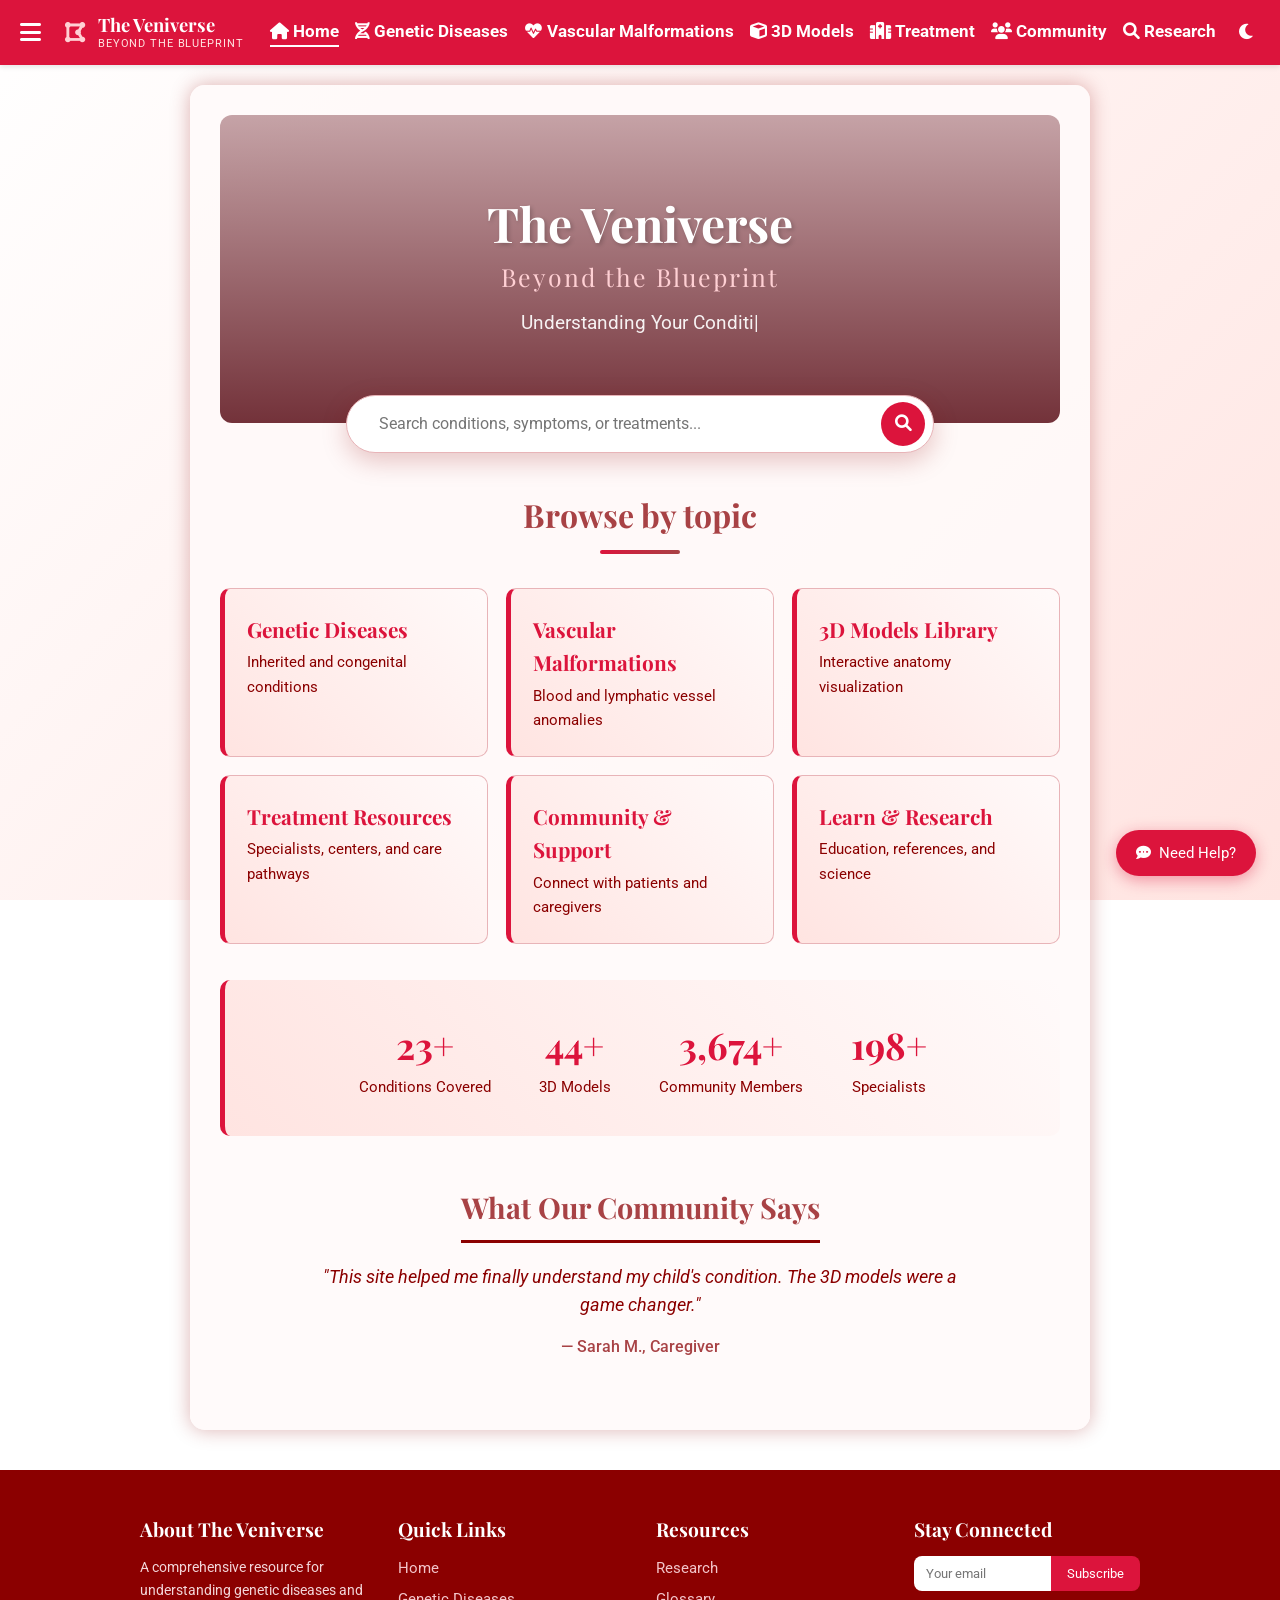
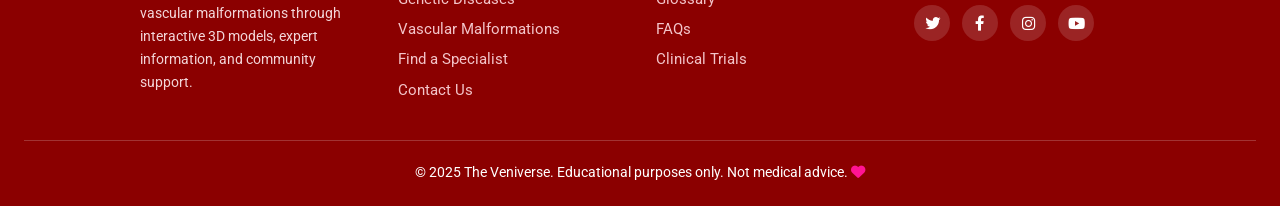
<file: index.html>
<!DOCTYPE html>
<html lang="en">

<head>
    <meta charset="UTF-8" />
    <meta name="viewport" content="width=device-width, initial-scale=1" />
    <title>The Veniverse — Beyond the Blueprint</title>

    <!-- Fonts and icons -->
    <link rel="preconnect" href="https://fonts.googleapis.com" />
    <link rel="preconnect" href="https://fonts.gstatic.com" crossorigin />
    <link href="https://fonts.googleapis.com/css2?family=Playfair+Display:wght@700&family=Roboto:wght@300;400;500&display=swap" rel="stylesheet" />
    <link rel="stylesheet" href="https://cdnjs.cloudflare.com/ajax/libs/font-awesome/6.0.0/css/all.min.css" />

    <!-- Site styles -->
    <link rel="stylesheet" href="style.css" />
</head>

<body>

    <a href="#mainContent" class="skip-link">Skip to main content</a>
    <div id="progressBar"></div>
    <div class="toast" id="toast"></div>


    <!-- ========== SIDEBAR (opened by the three-line button) ========== -->
    <div id="menuOverlay" onclick="toggleMenu(false)"></div>

    <aside id="menuDrawer" aria-label="Site menu" aria-hidden="true">
        <button type="button" class="menu-close" onclick="toggleMenu(false)" aria-label="Close menu">
            <i class="fas fa-times"></i>
        </button>

        <a href="#" class="menu-link" onclick="openCondition('home');return false">Home</a>

        <div class="menu-group">
            <button type="button" class="menu-group-btn" onclick="toggleMenuGroup(this)" aria-expanded="false">
                <span>Klippel-Trenaunay Syndrome</span>
                <i class="fas fa-caret-down menu-caret"></i>
            </button>
            <div class="menu-sub">
                <a href="#" onclick="openCondition('combined','overview');return false">Overview</a>
                <a href="#" onclick="openCondition('combined','symptoms');return false">Symptoms</a>
                <a href="#" onclick="openCondition('combined','causes');return false">Causes</a>
                <a href="#" onclick="openCondition('combined','diagnosis');return false">Diagnosis</a>
                <a href="#" onclick="openCondition('combined','treatment');return false">Treatment</a>
            </div>
        </div>

        <div class="menu-group">
            <button type="button" class="menu-group-btn" onclick="toggleMenuGroup(this)" aria-expanded="false">
                <span>Marfan Syndrome</span>
                <i class="fas fa-caret-down menu-caret"></i>
            </button>
            <div class="menu-sub">
                <a href="#" onclick="openCondition('singlegene-marfan','overview');return false">Overview</a>
                <a href="#" onclick="openCondition('singlegene-marfan','symptoms');return false">Symptoms</a>
                <a href="#" onclick="openCondition('singlegene-marfan','causes');return false">Causes</a>
                <a href="#" onclick="openCondition('singlegene-marfan','diagnosis');return false">Diagnosis</a>
                <a href="#" onclick="openCondition('singlegene-marfan','treatment');return false">Treatment</a>
            </div>
        </div>

        <div class="menu-group">
            <button type="button" class="menu-group-btn" onclick="toggleMenuGroup(this)" aria-expanded="false">
                <span>Ehlers-Danlos Syndrome</span>
                <i class="fas fa-caret-down menu-caret"></i>
            </button>
            <div class="menu-sub">
                <a href="#" onclick="openCondition('singlegene-eds','overview');return false">Overview</a>
                <a href="#" onclick="openCondition('singlegene-eds','symptoms');return false">Symptoms</a>
                <a href="#" onclick="openCondition('singlegene-eds','causes');return false">Causes</a>
                <a href="#" onclick="openCondition('singlegene-eds','diagnosis');return false">Diagnosis</a>
                <a href="#" onclick="openCondition('singlegene-eds','treatment');return false">Treatment</a>
            </div>
        </div>

        <div class="menu-group">
            <button type="button" class="menu-group-btn" onclick="toggleMenuGroup(this)" aria-expanded="false">
                <span>Arteriovenous Malformations</span>
                <i class="fas fa-caret-down menu-caret"></i>
            </button>
            <div class="menu-sub">
                <a href="#" onclick="openCondition('avms','overview');return false">Overview</a>
                <a href="#" onclick="openCondition('avms','symptoms');return false">Symptoms</a>
                <a href="#" onclick="openCondition('avms','causes');return false">Causes</a>
                <a href="#" onclick="openCondition('avms','diagnosis');return false">Diagnosis</a>
                <a href="#" onclick="openCondition('avms','treatment');return false">Treatment</a>
            </div>
        </div>

        <div class="menu-divider"></div>

        <div class="menu-group">
            <button type="button" class="menu-group-btn" onclick="toggleMenuGroup(this)" aria-expanded="false">
                <span>Genetic Diseases</span>
                <i class="fas fa-caret-down menu-caret"></i>
            </button>
            <div class="menu-sub">
                <a href="#" onclick="openCondition('chromosomal');return false">Chromosomal Disorders</a>
                <a href="#" onclick="openCondition('singlegene');return false">Single-Gene Disorders</a>
                <a href="#" onclick="openCondition('multifactorial');return false">Multifactorial / Complex</a>
                <a href="#" onclick="openCondition('mitochondrial');return false">Mitochondrial Disorders</a>
            </div>
        </div>

        <div class="menu-group">
            <button type="button" class="menu-group-btn" onclick="toggleMenuGroup(this)" aria-expanded="false">
                <span>Vascular Malformations</span>
                <i class="fas fa-caret-down menu-caret"></i>
            </button>
            <div class="menu-sub">
                <a href="#" onclick="openCondition('avms');return false">Arteriovenous Malformations</a>
                <a href="#" onclick="openCondition('venous');return false">Venous Malformations</a>
                <a href="#" onclick="openCondition('lymphatic');return false">Lymphatic Malformations</a>
                <a href="#" onclick="openCondition('capillary');return false">Capillary Malformations</a>
                <a href="#" onclick="openCondition('combined');return false">Combined / Complex</a>
            </div>
        </div>

        <div class="menu-group">
            <button type="button" class="menu-group-btn" onclick="toggleMenuGroup(this)" aria-expanded="false">
                <span>3D Models Library</span>
                <i class="fas fa-caret-down menu-caret"></i>
            </button>
            <div class="menu-sub">
                <a href="#" onclick="openCondition('bycondition');return false">By Condition Type</a>
                <a href="#" onclick="openCondition('bybody');return false">By Body System</a>
                <a href="#" onclick="openCondition('viewer');return false">Interactive Viewer</a>
            </div>
        </div>

        <div class="menu-group">
            <button type="button" class="menu-group-btn" onclick="toggleMenuGroup(this)" aria-expanded="false">
                <span>Treatment Resources</span>
                <i class="fas fa-caret-down menu-caret"></i>
            </button>
            <div class="menu-sub">
                <a href="#" onclick="openCondition('specialists');return false">Specialist Directory</a>
                <a href="#" onclick="openCondition('centers');return false">Treatment Centers</a>
                <a href="#" onclick="openCondition('therapies');return false">Options &amp; Therapies</a>
                <a href="#" onclick="openCondition('trials');return false">Clinical Trials</a>
                <a href="#" onclick="openCondition('insurance');return false">Insurance &amp; Financial</a>
            </div>
        </div>

        <div class="menu-group">
            <button type="button" class="menu-group-btn" onclick="toggleMenuGroup(this)" aria-expanded="false">
                <span>Community &amp; Support</span>
                <i class="fas fa-caret-down menu-caret"></i>
            </button>
            <div class="menu-sub">
                <a href="#" onclick="openCondition('forums');return false">Patient Forums</a>
                <a href="#" onclick="openCondition('caregiver');return false">Caregiver Groups</a>
                <a href="#" onclick="openCondition('stories');return false">Stories &amp; Testimonials</a>
                <a href="#" onclick="openCondition('events');return false">Events &amp; Webinars</a>
            </div>
        </div>

        <div class="menu-group">
            <button type="button" class="menu-group-btn" onclick="toggleMenuGroup(this)" aria-expanded="false">
                <span>Learn &amp; Research</span>
                <i class="fas fa-caret-down menu-caret"></i>
            </button>
            <div class="menu-sub">
                <a href="#" onclick="openCondition('publications');return false">Research &amp; Publications</a>
                <a href="#" onclick="openCondition('articles');return false">Educational Articles</a>
                <a href="#" onclick="openCondition('glossary');return false">Glossary of Terms</a>
                <a href="#" onclick="openCondition('faqs');return false">FAQs</a>
            </div>
        </div>

        <div class="menu-divider"></div>

        <a href="#" class="menu-link" onclick="openCondition('contact');return false">Contact</a>
    </aside>


    <!-- ========== TOP NAVIGATION BAR ========== -->
    <header id="topNav">
        <button type="button" class="menu-toggle" id="menuToggle" onclick="toggleMenu()"
                aria-label="Open menu" aria-expanded="false" aria-controls="menuDrawer">
            <i class="fas fa-bars"></i>
        </button>

        <a href="#" class="site-brand" onclick="loadPage('home');return false" aria-label="The Veniverse home">
            <i class="fas fa-draw-polygon" aria-hidden="true"></i>
            <span class="site-brand-name">The Veniverse</span>
            <span class="site-brand-tagline">Beyond the Blueprint</span>
        </a>

        <div class="nav-links">
            <a href="#" onclick="loadPage('home');return false" class="active" data-nav="home"><i class="fas fa-home"></i> Home</a>
            <a href="#" onclick="showCat('genetic');return false" data-nav="genetic"><i class="fas fa-dna"></i> Genetic Diseases</a>
            <a href="#" onclick="showCat('vascular');return false" data-nav="vascular"><i class="fas fa-heartbeat"></i> Vascular Malformations</a>
            <a href="#" onclick="showCat('3d');return false" data-nav="3d"><i class="fas fa-cube"></i> 3D Models</a>
            <a href="#" onclick="showCat('treatment');return false" data-nav="treatment"><i class="fas fa-hospital"></i> Treatment</a>
            <a href="#" onclick="showCat('community');return false" data-nav="community"><i class="fas fa-users"></i> Community</a>
            <a href="#" onclick="showCat('learn');return false" data-nav="learn"><i class="fas fa-search"></i> Research</a>
        </div>

        <div class="nav-right">
            <button type="button" class="nav-btn" onclick="toggleDark()" aria-label="Toggle dark mode">
                <i class="fas fa-moon" id="darkIcon"></i>
            </button>
        </div>
    </header>


    <!-- ========== PAGE CARD ========== -->
    <main id="mainContent" class="container">

        <!-- ===== HOME PAGE (always in index.html) ===== -->
        <div id="page-home">

            <section class="hero">
                <div class="hero-content">
                    <h1>The Veniverse</h1>
                    <p class="hero-kicker">Beyond the Blueprint</p>
                    <p class="typed-text" id="typedText"></p>
                </div>
            </section>

            <div class="search-section">
                <form class="search-wrap" id="searchForm" role="search" onsubmit="submitSearch(event)">
                    <input type="search" id="searchInput" oninput="handleSearch()"
                           placeholder="Search conditions, symptoms, or treatments..."
                           aria-label="Search conditions" aria-controls="searchSuggest" autocomplete="off" />
                    <button type="submit" aria-label="Search"><i class="fas fa-search"></i></button>
                </form>
                <div class="search-suggest" id="searchSuggest"></div>
            </div>

            <h2 class="section-title">Browse by topic</h2>

            <div class="categories">
                <div class="cat-card" onclick="showCat('genetic')">
                    <h3>Genetic Diseases</h3>
                    <p>Inherited and congenital conditions</p>
                </div>
                <div class="cat-card" onclick="showCat('vascular')">
                    <h3>Vascular Malformations</h3>
                    <p>Blood and lymphatic vessel anomalies</p>
                </div>
                <div class="cat-card" onclick="showCat('3d')">
                    <h3>3D Models Library</h3>
                    <p>Interactive anatomy visualization</p>
                </div>
                <div class="cat-card" onclick="showCat('treatment')">
                    <h3>Treatment Resources</h3>
                    <p>Specialists, centers, and care pathways</p>
                </div>
                <div class="cat-card" onclick="showCat('community')">
                    <h3>Community &amp; Support</h3>
                    <p>Connect with patients and caregivers</p>
                </div>
                <div class="cat-card" onclick="showCat('learn')">
                    <h3>Learn &amp; Research</h3>
                    <p>Education, references, and science</p>
                </div>
            </div>

            <section class="stats" id="statsSection">
                <div class="stat"><div class="num" data-target="50">0</div><div class="label">Conditions Covered</div></div>
                <div class="stat"><div class="num" data-target="100">0</div><div class="label">3D Models</div></div>
                <div class="stat"><div class="num" data-target="10000">0</div><div class="label">Community Members</div></div>
                <div class="stat"><div class="num" data-target="500">0</div><div class="label">Specialists</div></div>
            </section>

            <section class="testimonials">
                <h2>What Our Community Says</h2>

                <div class="testimonial-slide active">
                    <p>"This site helped me finally understand my child's condition. The 3D models were a game changer."</p>
                    <div class="author">— Sarah M., Caregiver</div>
                </div>
                <div class="testimonial-slide">
                    <p>"I found a specialist within days of using the treatment directory. I wish I'd found this sooner."</p>
                    <div class="author">— James R., Patient</div>
                </div>
                <div class="testimonial-slide">
                    <p>"The community forum made me feel less alone. Connecting with others who understand is invaluable."</p>
                    <div class="author">— Maria L., Parent</div>
                </div>
            </section>

        </div>

        <!-- ===== DYNAMIC PAGES LOAD HERE ===== -->
        <div id="page-content"></div>

        <!-- ===== CONTACT (shown on demand) ===== -->
        <section class="contact-section" id="contact" style="display:none">
            <h2>Get in Touch</h2>

            <form onsubmit="sendContactEmail(event)">
                <div class="form-group">
                    <input type="text" id="cName" placeholder=" " required />
                    <label for="cName">Your Name</label>
                </div>

                <div class="form-group">
                    <input type="email" id="cEmail" placeholder=" " required />
                    <label for="cEmail">Your Email</label>
                </div>

                <div class="form-group">
                    <select id="cSubject" required>
                        <option value="" disabled selected></option>
                        <option>General Inquiry</option>
                        <option>Report an Issue</option>
                        <option>Suggest a Condition</option>
                        <option>Partnership</option>
                    </select>
                    <label for="cSubject">Subject</label>
                </div>

                <div class="form-group">
                    <textarea id="cMsg" placeholder=" " required></textarea>
                    <label for="cMsg">Your Message</label>
                </div>

                <button type="submit" class="submit-btn">
                    Open Email to Send <i class="fas fa-paper-plane"></i>
                </button>
                <p class="contact-email-note">Your email app will open with the message ready. Review it and press Send there.</p>
            </form>
        </section>

    </main>


    <!-- ========== FOOTER ========== -->
    <footer>
        <div class="footer-grid">

            <div class="footer-col">
                <h4>About The Veniverse</h4>
                <p>A comprehensive resource for understanding genetic diseases and vascular malformations through interactive 3D models, expert information, and community support.</p>
            </div>

            <div class="footer-col">
                <h4>Quick Links</h4>
                <a href="#" onclick="loadPage('home');return false">Home</a>
                <a href="#" onclick="showCat('genetic');return false">Genetic Diseases</a>
                <a href="#" onclick="showCat('vascular');return false">Vascular Malformations</a>
                <a href="#" onclick="loadPage('specialists');return false">Find a Specialist</a>
                <a href="#" onclick="loadPage('contact');return false">Contact Us</a>
            </div>

            <div class="footer-col">
                <h4>Resources</h4>
                <a href="#" onclick="loadPage('publications');return false">Research</a>
                <a href="#" onclick="loadPage('glossary');return false">Glossary</a>
                <a href="#" onclick="loadPage('faqs');return false">FAQs</a>
                <a href="#" onclick="loadPage('trials');return false">Clinical Trials</a>
            </div>

            <div class="footer-col">
                <h4>Stay Connected</h4>
                <div class="newsletter-input">
                    <input type="email" placeholder="Your email" aria-label="Email for newsletter" />
                    <button type="button" onclick="showToast('Subscribed!')">Subscribe</button>
                </div>
                <div class="social-icons">
                    <a href="#" aria-label="Twitter"><i class="fab fa-twitter"></i></a>
                    <a href="#" aria-label="Facebook"><i class="fab fa-facebook-f"></i></a>
                    <a href="#" aria-label="Instagram"><i class="fab fa-instagram"></i></a>
                    <a href="#" aria-label="YouTube"><i class="fab fa-youtube"></i></a>
                </div>
            </div>

        </div>

        <div class="footer-bottom">
            &copy; 2025 The Veniverse. Educational purposes only. Not medical advice.
            <i class="fas fa-heart" style="color: #ff1493;"></i>
        </div>
    </footer>


    <!-- ========== FLOATING BUTTONS ========== -->
    <button type="button" id="backToTop" aria-label="Back to top"
            onclick="window.scrollTo({top:0,behavior:'smooth'})">
        <i class="fas fa-arrow-up"></i>
    </button>

    <button type="button" id="chatBubble">
        <i class="fas fa-comment-dots"></i> Need Help?
    </button>

    <script src="app.js"></script>
</body>

</html>
</file>
<file: style.css>
/* ===== COLORS (crimson / dark red palette) ===== */
:root {
    --crimson: #dc143c;
    --maroon: #8b0000;
    --rose: #A84245;
    --mist: #ffe4e1;
    --page-bg: linear-gradient(135deg, #ffffff 0%, #ffe4e1 100%);
    --card-bg: rgba(255,250,250,0.92);
    --text: #8b0000;
    --h1-color: #dc143c;
    --h2-color: #A84245;
    --link: #A84245;
    --soft-bg: linear-gradient(45deg, #ffe4e1, #fffafa);
    --soft-solid: #fdeeed;
    --line: #e8b4b8;
    --field-bg: #ffffff;
    --shadow: 0 0 20px rgba(139,0,0,0.3);
    --menu-bg: #ffffff;
    --menu-text: #1a1a1a;
    --menu-muted: #666666;
    --menu-line: #e6e6e6;
}

body.dark-mode {
    --page-bg: linear-gradient(135deg, #1a0d10 0%, #2b1318 100%);
    --card-bg: rgba(38,20,24,0.94);
    --text: #f3d6d9;
    --h1-color: #ff6b81;
    --h2-color: #e58a93;
    --link: #ff9aa5;
    --soft-bg: linear-gradient(45deg, #3a1a20, #2a1519);
    --soft-solid: #33191e;
    --line: #5a2a31;
    --field-bg: #2a1519;
    --shadow: 0 0 20px rgba(0,0,0,0.55);
    --menu-bg: #241216;
    --menu-text: #f3d6d9;
    --menu-muted: #c9a9ac;
    --menu-line: #4a2b30;
}

/* ===== BASE ===== */
*,
*::before,
*::after {
    box-sizing: border-box;
}

html {
    scroll-behavior: smooth;
}

body {
    font-family: 'Roboto', sans-serif;
    background: var(--page-bg);
    background-attachment: fixed;
    color: var(--text);
    margin: 0;
    padding: 0;
    line-height: 1.6;
    transition: background 0.3s, color 0.3s;
}

h1,
h2,
h3,
h4 {
    font-family: 'Playfair Display', serif;
}

p {
    color: var(--text);
    margin: 0 0 15px;
    font-size: 1.1em;
}

a {
    text-decoration: none;
    color: inherit;
}

::selection {
    background: var(--crimson);
    color: #fff;
}

.skip-link {
    position: absolute;
    top: -40px;
    left: 0;
    background: var(--crimson);
    color: #fff;
    padding: 8px 16px;
    z-index: 10000;
    transition: top 0.3s;
}

.skip-link:focus {
    top: 0;
}

#progressBar {
    position: fixed;
    top: 0;
    left: 0;
    height: 3px;
    width: 0%;
    background: #ffd0d4;
    z-index: 10001;
    transition: width 0.1s;
}

/* ===== TOP NAVIGATION BAR ===== */
#topNav {
    position: sticky;
    top: 0;
    z-index: 100;
    display: flex;
    align-items: center;
    background-color: var(--crimson);
    padding: 15px 16px 15px 0;
    box-shadow: 0 2px 5px rgba(0,0,0,0.1);
    transition: box-shadow 0.3s;
}

#topNav.scrolled {
    box-shadow: 0 3px 14px rgba(80,0,10,0.4);
}

.menu-toggle {
    width: 60px;
    flex-shrink: 0;
    background: none;
    border: none;
    color: #ffffff;
    font-size: 1.5em;
    line-height: 1;
    cursor: pointer;
    transition: color 0.3s;
}

.menu-toggle:hover {
    color: #ffd0d4;
}

.site-brand {
    display: grid;
    grid-template-columns: 30px auto;
    grid-template-rows: auto auto;
    align-items: center;
    column-gap: 8px;
    flex: 0 0 auto;
    margin-right: 12px;
    color: #ffffff;
    line-height: 1.1;
}

.site-brand > i {
    grid-row: 1 / span 2;
    font-size: 1.45rem;
    text-align: center;
    color: #ffd0d4;
}

.site-brand-name {
    font-family: 'Playfair Display', serif;
    font-weight: 700;
    font-size: 1.15rem;
    white-space: nowrap;
}

.site-brand-tagline {
    margin-top: 3px;
    font-size: 0.68rem;
    letter-spacing: 0.08em;
    text-transform: uppercase;
    white-space: nowrap;
    color: #ffe4e1;
}

.nav-links {
    flex: 1;
    display: flex;
    justify-content: center;
    flex-wrap: wrap;
    gap: 4px 0;
}

.nav-links a {
    color: #ffffff;
    margin: 0 8px;
    font-weight: bold;
    font-size: 1.05em;
    white-space: nowrap;
    border-bottom: 2px solid transparent;
    transition: color 0.3s, border-color 0.3s;
}

.nav-links a:hover {
    color: #ffd0d4;
}

.nav-links a.active {
    border-bottom-color: #ffffff;
}

.nav-right {
    display: flex;
    align-items: center;
    gap: 8px;
    flex-shrink: 0;
}

.nav-btn {
    background: none;
    border: none;
    color: #ffffff;
    font-size: 1.1em;
    cursor: pointer;
    padding: 6px 8px;
    border-radius: 8px;
    transition: background 0.2s;
}

.nav-btn:hover {
    background: rgba(255,255,255,0.18);
}

/* ===== SIDEBAR (white pull-out menu with dropdowns) ===== */
#menuOverlay {
    position: fixed;
    inset: 0;
    background: rgba(0,0,0,0.45);
    z-index: 190;
    opacity: 0;
    pointer-events: none;
    transition: opacity 0.3s;
}

#menuOverlay.active {
    opacity: 1;
    pointer-events: auto;
}

#menuDrawer {
    position: fixed;
    top: 0;
    left: 0;
    width: 260px;
    max-width: 85vw;
    height: 100%;
    background: var(--menu-bg);
    color: var(--menu-text);
    box-shadow: 4px 0 18px rgba(0,0,0,0.25);
    z-index: 200;
    overflow-y: auto;
    padding-bottom: 24px;
    font-size: 14px;
    transform: translateX(-100%);
    visibility: hidden;
    transition: transform 0.35s ease, visibility 0s linear 0.35s;
}

#menuDrawer.open {
    transform: none;
    visibility: visible;
    transition: transform 0.35s ease;
}

.menu-close {
    display: block;
    width: 100%;
    text-align: left;
    background: none;
    border: none;
    color: var(--menu-text);
    font-size: 1.3em;
    cursor: pointer;
    padding: 14px 16px;
}

.menu-close:hover {
    color: var(--crimson);
}

.menu-link,
.menu-group-btn,
.menu-sub a {
    display: block;
    width: 100%;
    padding: 10px 16px;
    background: none;
    border: none;
    text-align: left;
    font-family: inherit;
    font-size: 1em;
    cursor: pointer;
    transition: background 0.2s, color 0.2s;
}

.menu-link {
    color: var(--menu-muted);
}

.menu-group-btn {
    display: flex;
    align-items: center;
    gap: 6px;
    color: var(--menu-muted);
    font-weight: 400;
}

.menu-link:hover,
.menu-group-btn:hover,
.menu-sub a:hover {
    background: var(--mist);
    color: var(--maroon);
}

body.dark-mode .menu-link:hover,
body.dark-mode .menu-group-btn:hover,
body.dark-mode .menu-sub a:hover {
    background: #3a1a20;
    color: #ffd0d4;
}

.menu-group.open .menu-group-btn {
    color: var(--menu-text);
    font-weight: 600;
    border-bottom: 1px solid var(--menu-line);
}

.menu-caret {
    font-size: 0.85em;
    transition: transform 0.25s;
}

.menu-group.open .menu-caret {
    transform: rotate(180deg);
}

.menu-sub {
    max-height: 0;
    overflow: hidden;
    transition: max-height 0.35s ease;
}

.menu-sub a {
    color: var(--menu-text);
    font-weight: 500;
    padding-left: 28px;
}

.menu-divider {
    height: 1px;
    background: var(--menu-line);
    margin: 8px 16px;
}

#menuDrawer :focus-visible,
.menu-toggle:focus-visible {
    outline: 2px solid var(--crimson);
    outline-offset: -2px;
}

/* ===== PAGE CARD ===== */
.container {
    max-width: 900px;
    margin: 20px auto 0;
    background-color: var(--card-bg);
    padding: 30px;
    border-radius: 15px;
    box-shadow: var(--shadow);
}

/* ===== HEADINGS ===== */
h1,
.page-title {
    color: var(--h1-color);
    text-align: center;
    font-size: 3em;
    margin: 0 0 20px;
    line-height: 1.2;
    text-shadow: 2px 2px 4px rgba(0,0,0,0.2);
}

h2 {
    color: var(--h2-color);
    font-size: 2.2em;
    border-bottom: 3px solid var(--maroon);
    padding-bottom: 10px;
    margin: 40px 0 16px;
}

h3 {
    color: var(--h1-color);
    font-size: 1.8em;
    margin: 30px 0 12px;
}

.page-subtitle {
    text-align: center;
    max-width: 620px;
    margin: -8px auto 22px;
}

.title-bar {
    width: 80px;
    height: 4px;
    border-radius: 2px;
    margin: 0 auto 30px;
    background: linear-gradient(90deg, var(--crimson), var(--rose));
}

.section-title {
    text-align: center;
    border-bottom: none;
    margin: 36px 0 8px;
    font-size: 2em;
}

.section-title::after {
    content: '';
    display: block;
    width: 80px;
    height: 4px;
    margin: 10px auto 0;
    border-radius: 2px;
    background: linear-gradient(90deg, var(--crimson), var(--rose));
}

/* ===== BREADCRUMB ===== */
.breadcrumb {
    display: flex;
    flex-wrap: wrap;
    gap: 6px;
    font-size: 0.9em;
    color: var(--text);
    margin-bottom: 22px;
}

.breadcrumb a {
    color: var(--link);
}

.breadcrumb a:hover {
    text-decoration: underline;
}

/* ===== LISTS (red circle bullets) ===== */
#page-content ul {
    list-style: none;
    padding: 0;
}

#page-content li {
    position: relative;
    margin-bottom: 15px;
    padding-left: 28px;
}

#page-content li::before {
    content: "🔴";
    position: absolute;
    left: 0;
    top: 0.35em;
    font-size: 0.7em;
}

#page-content li a,
#page-content p a {
    color: var(--link);
    font-weight: 500;
}

#page-content li a:hover,
#page-content p a:hover {
    color: var(--crimson);
    text-decoration: underline;
}

/* ===== HOME: HERO ===== */
.hero {
    position: relative;
    overflow: hidden;
    border-radius: 12px;
    padding: 80px 24px 76px;
    text-align: center;
    color: #ffffff;
    background: url("https://static.vecteezy.com/system/resources/previews/000/619/069/non_2x/vector-city-skylines-at-night-urban-scene.jpg") no-repeat bottom center / cover;
}

.hero::after {
    content: '';
    position: absolute;
    inset: 0;
    background: linear-gradient(to bottom, rgba(90,0,12,0.35), rgba(80,0,10,0.8));
}

.hero-content {
    position: relative;
    z-index: 1;
    max-width: 680px;
    margin: 0 auto;
}

.hero h1 {
    color: #ffffff;
    font-size: clamp(1.9rem, 4.5vw, 3rem);
    margin-bottom: 12px;
}

.hero .hero-kicker {
    margin: -8px 0 12px;
    color: #ffd0d4;
    font-family: 'Playfair Display', serif;
    font-size: clamp(1.1rem, 2.5vw, 1.55rem);
    letter-spacing: 0.08em;
}

.hero .typed-text {
    color: rgba(255,255,255,0.92);
    font-size: 1.2em;
    min-height: 2em;
    margin: 0;
}

.typed-cursor {
    animation: blink 1s infinite;
}

@keyframes blink {
    0%, 100% {
        opacity: 1;
    }
    50% {
        opacity: 0;
    }
}

/* ===== HOME: SEARCH ===== */
.search-section {
    position: relative;
    z-index: 2;
    max-width: 620px;
    margin: -28px auto 0;
    padding: 0 16px;
}

.search-wrap {
    display: flex;
    align-items: center;
    background: var(--field-bg);
    border: 1px solid var(--line);
    border-radius: 50px;
    padding: 6px 8px 6px 24px;
    box-shadow: 0 8px 26px rgba(139,0,0,0.22);
}

.search-wrap:focus-within {
    border-color: var(--crimson);
}

.search-wrap input {
    flex: 1;
    min-width: 0;
    border: none;
    outline: none;
    background: transparent;
    color: var(--text);
    font-family: inherit;
    font-size: 1em;
    padding: 12px 8px;
}

.search-wrap button {
    width: 44px;
    height: 44px;
    border: none;
    border-radius: 50%;
    background: var(--crimson);
    color: #ffffff;
    font-size: 1.05em;
    cursor: pointer;
    transition: transform 0.2s;
}

.search-wrap button:hover {
    transform: scale(1.08);
}

.search-suggest {
    display: none;
    position: absolute;
    top: 100%;
    left: 16px;
    right: 16px;
    margin-top: 6px;
    max-height: 240px;
    overflow-y: auto;
    background: var(--field-bg);
    border: 1px solid var(--line);
    border-radius: 12px;
    box-shadow: var(--shadow);
}

.search-suggest.show {
    display: block;
}

.search-suggest a {
    display: block;
    padding: 12px 20px;
    border-bottom: 1px solid var(--line);
    color: var(--text);
}

.search-suggest a:hover {
    background: var(--mist);
    color: var(--maroon);
}

/* ===== HOME: CATEGORY CARDS ===== */
.categories {
    display: grid;
    grid-template-columns: repeat(auto-fit, minmax(240px, 1fr));
    gap: 18px;
    margin: 24px 0 36px;
}

.cat-card {
    background: var(--soft-bg);
    border: 1px solid var(--line);
    border-left: 5px solid var(--crimson);
    border-radius: 10px;
    padding: 24px 22px;
    cursor: pointer;
    transition: transform 0.25s, box-shadow 0.25s;
}

.cat-card:hover {
    transform: translateY(-4px);
    box-shadow: 0 10px 26px rgba(139,0,0,0.2);
}

.cat-card h3 {
    font-size: 1.3em;
    margin: 0 0 4px;
}

.cat-card p {
    font-size: 0.95em;
    margin: 0;
}

/* ===== HOME: STATS ===== */
.stats {
    display: flex;
    flex-wrap: wrap;
    justify-content: center;
    gap: 16px 48px;
    padding: 36px 20px;
    background: var(--soft-bg);
    border-left: 5px solid var(--crimson);
    border-radius: 10px;
}

.stat {
    text-align: center;
}

.stat .num {
    font-family: 'Playfair Display', serif;
    font-size: 2.3em;
    font-weight: 700;
    color: var(--h1-color);
}

.stat .label {
    font-size: 0.95em;
}

/* ===== HOME: TESTIMONIALS ===== */
.testimonials {
    position: relative;
    max-width: 680px;
    min-height: 240px;
    margin: 24px auto 0;
    text-align: center;
    overflow: hidden;
}

.testimonials h2 {
    display: inline-block;
    margin: 24px 0 20px;
    font-size: 1.8em;
}

.testimonial-slide {
    position: absolute;
    left: 0;
    right: 0;
    padding: 0 16px;
    opacity: 0;
    transition: opacity 0.6s;
}

.testimonial-slide.active {
    position: relative;
    opacity: 1;
}

.testimonial-slide p {
    font-style: italic;
}

.testimonial-slide .author {
    font-weight: 500;
    color: var(--h2-color);
}

/* ===== DYNAMIC PAGES ===== */
#page-content.has-content {
    animation: fadeIn 0.4s ease;
}

@keyframes fadeIn {
    from {
        opacity: 0;
        transform: translateY(8px);
    }
    to {
        opacity: 1;
        transform: none;
    }
}

/* ===== SLIDESHOW (add more .slide blocks and it rotates by itself) ===== */
.slideshow,
.slideshow-placeholder {
    position: relative;
    height: 300px;
    overflow: hidden;
    border-radius: 10px;
    margin: 20px 0 30px;
    background: var(--mist);
    box-shadow: 0 4px 8px rgba(0,0,0,0.2);
}

.slideshow::before {
    content: "Image could not be loaded";
    position: absolute;
    inset: 0;
    display: flex;
    align-items: center;
    justify-content: center;
    color: var(--rose);
}

.slides {
    position: relative;
    display: flex;
    height: 100%;
    transition: transform 0.6s ease;
}

.slide {
    min-width: 100%;
    height: 100%;
}

.slide img {
    display: block;
    width: 100%;
    height: 100%;
    object-fit: cover;
}

.slideshow-placeholder {
    display: flex;
    align-items: center;
    justify-content: center;
}

.slideshow-placeholder span {
    color: var(--rose);
}

.slide-arrow {
    position: absolute;
    top: 50%;
    transform: translateY(-50%);
    width: 40px;
    height: 40px;
    border: none;
    border-radius: 50%;
    background: rgba(139,0,0,0.55);
    color: #ffffff;
    font-size: 1.2em;
    cursor: pointer;
}

.slide-arrow.left {
    left: 12px;
}

.slide-arrow.right {
    right: 12px;
}

.slide-dots {
    position: absolute;
    bottom: 12px;
    left: 50%;
    display: flex;
    gap: 8px;
    transform: translateX(-50%);
}

.slide-dots span {
    width: 10px;
    height: 10px;
    border-radius: 50%;
    background: rgba(220,20,60,0.3);
}

.slide-dots span:first-child {
    background: var(--crimson);
}

/* ===== QUICK STATS BAR ===== */
.quick-stats {
    display: flex;
    flex-wrap: wrap;
    gap: 10px 24px;
    padding: 14px 20px;
    margin-bottom: 24px;
    background: var(--soft-bg);
    border-left: 5px solid var(--crimson);
    border-radius: 10px;
}

.quick-stats span {
    display: flex;
    align-items: center;
    gap: 6px;
}

.quick-stats i {
    color: var(--crimson);
}

/* ===== 3D VIEWER ===== */
.viewer-3d {
    display: flex;
    flex-direction: column;
    align-items: center;
    justify-content: center;
    min-height: 300px;
    margin-bottom: 36px;
    padding: 44px 24px;
    text-align: center;
    color: #ffffff;
    border-radius: 12px;
    background: linear-gradient(135deg, #5a0a14, #8b0000 55%, #4a0810);
}

.viewer-3d h3 {
    color: #ffffff;
    font-size: 1.6em;
    margin: 0 0 8px;
}

.viewer-3d p {
    color: rgba(255,255,255,0.78);
    font-size: 1em;
    margin-bottom: 20px;
}

.viewer-controls {
    display: flex;
    flex-wrap: wrap;
    justify-content: center;
    gap: 8px;
    margin-bottom: 16px;
}

.viewer-btn {
    background: rgba(255,255,255,0.12);
    border: 1px solid rgba(255,255,255,0.3);
    color: #ffffff;
    padding: 8px 16px;
    border-radius: 20px;
    font-family: inherit;
    font-size: 0.9em;
    cursor: pointer;
    transition: background 0.2s;
}

.viewer-btn:hover {
    background: rgba(255,255,255,0.25);
}

.hotspot {
    display: inline-block;
    margin: 4px;
    padding: 4px 10px;
    border-radius: 12px;
    background: #ffffff;
    color: var(--maroon);
    font-size: 0.8em;
    font-weight: 500;
    animation: pulse 2s infinite;
}

@keyframes pulse {
    0%, 100% {
        box-shadow: 0 0 0 0 rgba(255,255,255,0.45);
    }
    50% {
        box-shadow: 0 0 0 8px rgba(255,255,255,0);
    }
}

.viewer-note {
    margin: 16px 0 0;
    font-size: 0.85em;
    font-style: italic;
}

/* ===== TABS (panels styled like the Overview box) ===== */
.tabs {
    margin-bottom: 36px;
    scroll-margin-top: 90px;
}

.tab-btns {
    display: flex;
    flex-wrap: wrap;
    gap: 8px;
    margin-bottom: 18px;
    padding-bottom: 12px;
    border-bottom: 3px solid var(--maroon);
}

.tab-btn {
    padding: 8px 20px;
    border: 1px solid var(--line);
    border-radius: 20px;
    background: var(--soft-solid);
    color: var(--text);
    font-family: inherit;
    font-size: 0.95em;
    cursor: pointer;
    transition: all 0.2s;
}

.tab-btn:hover {
    background: var(--rose);
    border-color: var(--rose);
    color: #ffffff;
}

.tab-btn.active {
    background: var(--crimson);
    border-color: var(--crimson);
    color: #ffffff;
}

.tab-panel {
    display: none;
    padding: 22px 26px;
    background: var(--soft-bg);
    border-left: 5px solid var(--crimson);
    border-radius: 10px;
    animation: fadeIn 0.3s;
}

.tab-panel.active {
    display: block;
}

.tab-panel h4 {
    margin: 0 0 12px;
    padding-bottom: 6px;
    font-size: 1.6em;
    color: var(--h2-color);
    border-bottom: 2px solid var(--maroon);
}

.tab-panel p {
    margin: 0;
}

.tab-panel ul {
    margin: 8px 0 0;
}

.tab-panel li:last-child {
    margin-bottom: 0;
}

/* ===== KEY FACTS ===== */
.key-facts {
    display: grid;
    grid-template-columns: repeat(auto-fit, minmax(190px, 1fr));
    gap: 16px;
    margin-bottom: 36px;
}

.fact-card {
    padding: 20px 16px;
    text-align: center;
    background: var(--soft-solid);
    border: 1px solid var(--line);
    border-left: 5px solid var(--crimson);
    border-radius: 10px;
}

.fact-label {
    font-size: 0.85em;
}

.fact-value {
    margin-top: 4px;
    font-family: 'Playfair Display', serif;
    font-size: 1.3em;
    font-weight: 700;
    color: var(--h1-color);
}

/* ===== ACTIONS ROW ===== */
.actions-row {
    display: flex;
    flex-wrap: wrap;
    align-items: center;
    gap: 12px;
    margin-bottom: 36px;
}

.bookmark-btn,
.helpful-btn {
    display: flex;
    align-items: center;
    gap: 6px;
    padding: 10px 18px;
    background: var(--soft-solid);
    border: 1px solid var(--line);
    border-radius: 20px;
    color: var(--text);
    font-family: inherit;
    font-size: 0.95em;
    cursor: pointer;
    transition: all 0.2s;
}

.bookmark-btn:hover,
.helpful-btn:hover {
    background: var(--crimson);
    border-color: var(--crimson);
    color: #ffffff;
}

.bookmark-btn.bookmarked {
    background: var(--rose);
    border-color: var(--rose);
    color: #ffffff;
}

/* ===== RELATED RESOURCES ===== */
#page-content > h3 {
    margin-top: 10px;
    padding-bottom: 8px;
    border-bottom: 3px solid var(--maroon);
}

.related {
    display: grid;
    grid-template-columns: repeat(auto-fit, minmax(200px, 1fr));
    gap: 16px;
    margin-top: 20px;
}

.related-card {
    padding: 20px;
    background: var(--soft-solid);
    border: 1px solid var(--line);
    border-radius: 10px;
    cursor: pointer;
    transition: transform 0.2s, box-shadow 0.2s;
}

.related-card:hover {
    transform: translateY(-3px);
    box-shadow: 0 8px 20px rgba(139,0,0,0.18);
}

.related-card h4 {
    margin: 0 0 6px;
    font-size: 1.1em;
    color: var(--h1-color);
}

.related-card p {
    margin: 0;
    font-size: 0.9em;
}

/* ===== CONDITION GRID ===== */
.condition-grid {
    display: grid;
    grid-template-columns: repeat(auto-fit, minmax(230px, 1fr));
    gap: 16px;
    margin: 24px 0;
}

.condition-card {
    padding: 24px;
    background: var(--soft-bg);
    border: 1px solid var(--line);
    border-left: 5px solid var(--crimson);
    border-radius: 10px;
    transition: transform 0.2s;
}

.condition-card:hover {
    transform: translateY(-3px);
}

.condition-card h4 {
    margin: 0 0 6px;
    font-size: 1.2em;
    color: var(--h1-color);
}

.condition-card p {
    margin: 0;
    font-size: 0.9em;
}

/* ===== VASCULAR CONDITION REFERENCE CARDS ===== */
.case-list {
    display: grid;
    grid-template-columns: repeat(auto-fit, minmax(min(100%, 340px), 1fr));
    gap: 18px;
    margin: 24px 0 36px;
}

.case-card {
    min-width: 0;
    padding: 22px;
    background: var(--card-bg);
    border: 1px solid var(--line);
    border-left: 5px solid var(--crimson);
    border-radius: 10px;
}

.case-card h3 {
    margin: 0 0 14px;
    font-size: 1.3em;
}

.case-details {
    display: grid;
    gap: 12px;
    margin: 0;
}

.case-details div {
    padding-top: 10px;
    border-top: 1px solid var(--line);
}

.case-details dt {
    color: var(--h2-color);
    font-weight: 700;
}

.case-details dd {
    margin: 3px 0 0;
}

.case-details a,
.case-note a {
    color: var(--link);
    text-decoration: underline;
}

.case-note {
    padding: 16px 20px;
    background: var(--soft-bg);
    border-left: 5px solid var(--rose);
    border-radius: 8px;
}

/* ===== VASCULAR MALFORMATION SECONDARY NAVIGATION ===== */
.vascular-subnav {
    position: sticky;
    top: 70px;
    z-index: 20;
    display: flex;
    gap: 8px;
    margin: 0 0 24px;
    padding: 12px;
    overflow-x: auto;
    background: var(--card-bg);
    border: 1px solid var(--line);
    border-radius: 10px;
    box-shadow: 0 4px 12px rgba(0,0,0,0.08);
}

.vascular-subnav a {
    flex: 0 0 auto;
    padding: 8px 14px;
    border: 1px solid var(--line);
    border-radius: 20px;
    color: var(--text);
    font-weight: 500;
    transition: background 0.2s, color 0.2s;
}

.vascular-subnav a:hover,
.vascular-subnav a[aria-current="page"] {
    background: var(--crimson);
    border-color: var(--crimson);
    color: #fff;
}

.vascular-choice {
    display: block;
    color: var(--text);
    text-decoration: none;
}

.vascular-choice:hover {
    color: var(--h1-color);
}

.badge {
    display: inline-block;
    margin-top: 10px;
    padding: 2px 10px;
    border-radius: 10px;
    background: var(--crimson);
    color: #ffffff;
    font-size: 0.8em;
}

/* ===== COMING SOON ===== */
.coming-soon {
    padding: 50px 20px;
    text-align: center;
}

.coming-soon i {
    display: block;
    margin-bottom: 16px;
    font-size: 2.8em;
    color: var(--crimson);
}

.coming-soon h3 {
    margin: 0 0 8px;
    font-size: 1.6em;
}

/* ===== CONTACT ===== */
.contact-section {
    max-width: 640px;
    margin: 0 auto;
}

.contact-section h2 {
    text-align: center;
}

.form-group {
    position: relative;
    margin-bottom: 22px;
}

.form-group label {
    position: absolute;
    top: 14px;
    left: 16px;
    color: var(--text);
    opacity: 0.8;
    pointer-events: none;
    transition: all 0.2s;
}

.form-group input:focus ~ label,
.form-group input:not(:placeholder-shown) ~ label,
.form-group textarea:focus ~ label,
.form-group textarea:not(:placeholder-shown) ~ label,
.form-group select:focus ~ label,
.form-group select:valid ~ label {
    top: -9px;
    left: 12px;
    padding: 0 4px;
    font-size: 0.75em;
    opacity: 1;
    color: var(--crimson);
    background: var(--field-bg);
}

.form-group input,
.form-group textarea,
.form-group select {
    width: 100%;
    padding: 14px 16px;
    background: var(--field-bg);
    border: 1px solid var(--line);
    border-radius: 8px;
    color: var(--text);
    font-family: inherit;
    font-size: 1em;
}

.form-group input:focus,
.form-group textarea:focus,
.form-group select:focus {
    outline: 2px solid var(--crimson);
    outline-offset: 1px;
}

.form-group textarea {
    min-height: 120px;
    resize: vertical;
}

.submit-btn {
    width: 100%;
    padding: 14px 32px;
    border: none;
    border-radius: 8px;
    background: var(--crimson);
    color: #ffffff;
    font-family: inherit;
    font-size: 1em;
    font-weight: 500;
    cursor: pointer;
    transition: background 0.3s;
}

.submit-btn:hover {
    background: var(--maroon);
}

.contact-email-note {
    margin: 12px 0 0;
    text-align: center;
    font-size: 0.9em;
}

.specialist-match-panel {
    margin: 0 0 30px;
    padding: 22px;
    background: var(--soft-bg);
    border: 1px solid var(--line);
    border-radius: 12px;
}

.specialist-match-panel > label {
    display: block;
    margin-bottom: 8px;
    font-weight: 700;
}

.specialist-match-panel > select {
    width: 100%;
    max-width: 680px;
    padding: 12px 14px;
    border: 1px solid var(--line);
    border-radius: 8px;
    background: var(--field-bg);
    color: var(--text);
    font: inherit;
}

.specialist-match-results {
    display: grid;
    grid-template-columns: repeat(auto-fit, minmax(250px, 1fr));
    gap: 12px;
    margin-top: 18px;
}

.specialist-match-results > h3,
.specialist-match-results > p {
    grid-column: 1 / -1;
}

.specialist-match-card {
    padding: 16px;
    background: var(--card-bg);
    border: 1px solid var(--line);
    border-radius: 10px;
}

.specialist-match-card h3 {
    margin: 0 0 4px;
    font-size: 1.08em;
}

.specialist-match-card h3 a {
    color: var(--link);
}

.specialist-match-card p {
    margin-bottom: 8px;
    font-size: 0.94em;
}

.specialist-match-card .match-location {
    font-weight: 500;
}

.specialist-match-results .match-disclaimer {
    padding: 12px 14px;
    background: var(--card-bg);
    border-left: 4px solid var(--crimson);
    border-radius: 6px;
    font-size: 0.92em;
}

/* ===== FOOTER (dark red bar) ===== */
footer {
    margin-top: 40px;
    padding: 44px 24px 22px;
    background-color: var(--maroon);
    color: #ffffff;
}

.footer-grid {
    display: grid;
    grid-template-columns: repeat(auto-fit, minmax(200px, 1fr));
    gap: 32px;
    max-width: 1000px;
    margin: 0 auto;
}

.footer-col h4 {
    margin: 0 0 12px;
    font-size: 1.2em;
    color: #ffffff;
}

.footer-col p {
    margin: 0;
    font-size: 0.9em;
    color: #f3d6d9;
}

.footer-col a {
    display: block;
    margin-bottom: 6px;
    color: #f3c4c9;
    font-size: 0.95em;
    transition: color 0.2s;
}

.footer-col a:hover {
    color: #ffffff;
}

.newsletter-input {
    display: flex;
    margin-top: 8px;
}

.newsletter-input input {
    flex: 1;
    min-width: 0;
    padding: 10px 12px;
    border: none;
    border-radius: 8px 0 0 8px;
    font-family: inherit;
}

.newsletter-input button {
    padding: 10px 16px;
    border: none;
    border-radius: 0 8px 8px 0;
    background: var(--crimson);
    color: #ffffff;
    font-family: inherit;
    cursor: pointer;
}

.social-icons {
    display: flex;
    gap: 12px;
    margin-top: 14px;
}

.social-icons a {
    display: flex;
    align-items: center;
    justify-content: center;
    width: 36px;
    height: 36px;
    margin: 0;
    border-radius: 50%;
    background: rgba(255,255,255,0.14);
    color: #ffffff;
    transition: background 0.2s;
}

.social-icons a:hover {
    background: var(--crimson);
}

.footer-bottom {
    margin-top: 32px;
    padding-top: 20px;
    text-align: center;
    font-size: 0.9em;
    border-top: 1px solid rgba(255,255,255,0.2);
}

/* ===== FLOATING BUTTONS & TOAST ===== */
#backToTop {
    position: fixed;
    right: 24px;
    bottom: 80px;
    z-index: 90;
    width: 44px;
    height: 44px;
    border: none;
    border-radius: 50%;
    background: var(--maroon);
    color: #ffffff;
    font-size: 1.1em;
    cursor: pointer;
    opacity: 0;
    pointer-events: none;
    box-shadow: 0 4px 12px rgba(0,0,0,0.25);
    transition: opacity 0.3s, transform 0.2s;
}

#backToTop.show {
    opacity: 1;
    pointer-events: auto;
}

#backToTop:hover {
    transform: scale(1.1);
}

#chatBubble {
    position: fixed;
    right: 24px;
    bottom: 24px;
    z-index: 90;
    display: flex;
    align-items: center;
    gap: 8px;
    padding: 14px 20px;
    border: none;
    border-radius: 28px;
    background: var(--crimson);
    color: #ffffff;
    font-family: inherit;
    font-size: 0.95em;
    cursor: pointer;
    box-shadow: 0 4px 16px rgba(220,20,60,0.4);
    transition: transform 0.2s;
}

#chatBubble:hover {
    transform: scale(1.05);
}

.toast {
    position: fixed;
    left: 50%;
    bottom: 100px;
    z-index: 9999;
    padding: 12px 24px;
    border-radius: 8px;
    background: #3a0a10;
    color: #ffffff;
    font-size: 0.95em;
    opacity: 0;
    pointer-events: none;
    transform: translateX(-50%) translateY(20px);
    transition: all 0.3s;
}

.toast.show {
    opacity: 1;
    transform: translateX(-50%) translateY(0);
}

/* ===== SMALL SCREENS ===== */
@media (max-width: 900px) {
    .nav-links {
        display: none;
    }
    .menu-toggle {
        width: 52px;
    }
    .site-brand {
        margin-right: auto;
    }
    .nav-right {
        margin-left: auto;
    }
}

@media (max-width: 640px) {
    .container {
        margin: 12px 12px 0;
        padding: 20px;
    }
    h1,
    .page-title {
        font-size: 2.1em;
    }
    h2 {
        font-size: 1.7em;
    }
    h3 {
        font-size: 1.4em;
    }
    .hero {
        padding: 56px 16px 52px;
    }
    .slideshow,
    .slideshow-placeholder {
        height: 220px;
    }
    .key-facts {
        grid-template-columns: 1fr 1fr;
    }
    .tab-panel {
        padding: 18px;
    }
}

@media (prefers-reduced-motion: reduce) {
    html {
        scroll-behavior: auto;
    }
    *,
    *::before,
    *::after {
        animation: none !important;
        transition: none !important;
    }
}
</file>
